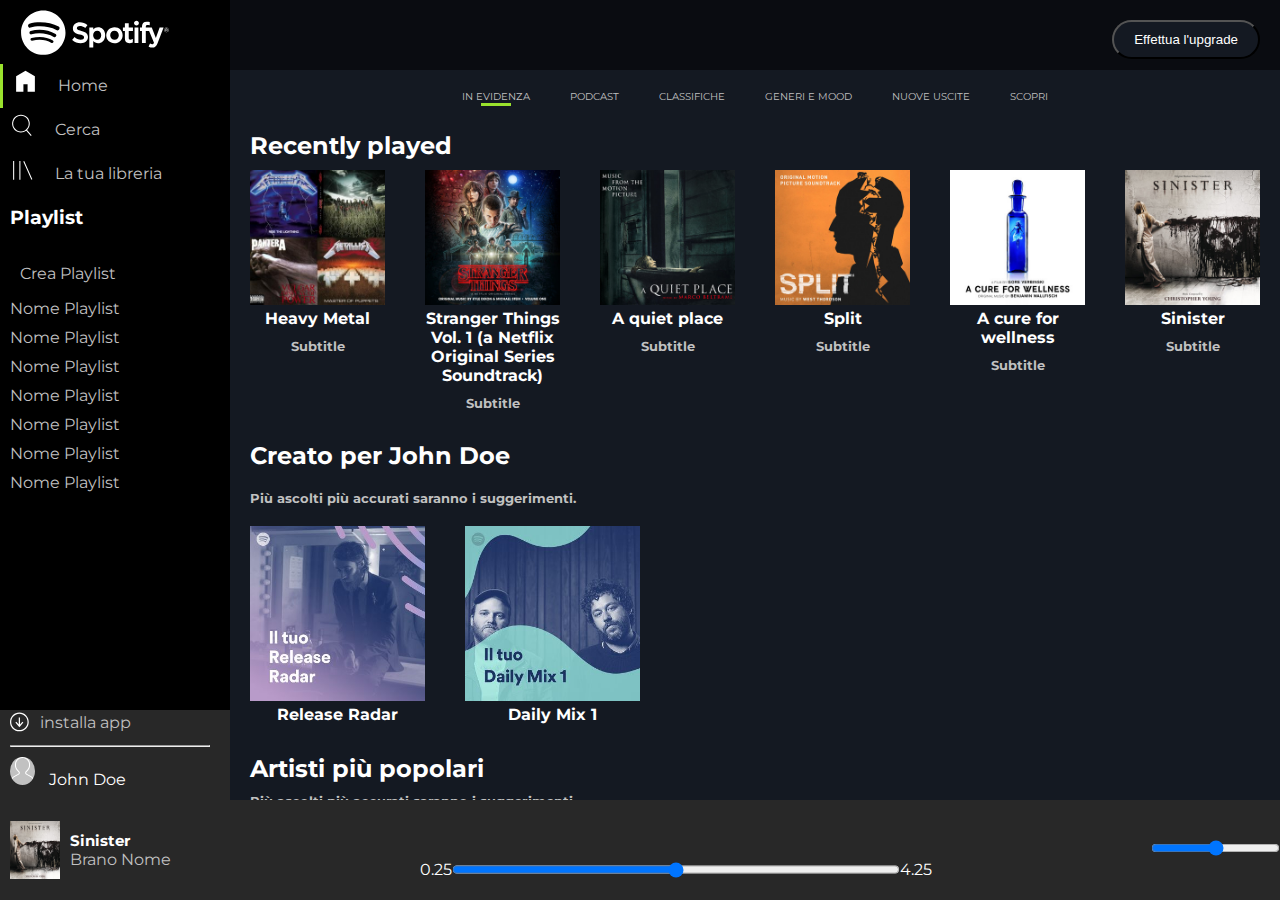
<file: index.html>
<!DOCTYPE html>
<html lang="en">
<head>
    <meta charset="UTF-8">
    <meta name="viewport" content="width=device-width, initial-scale=1.0">
    <link rel="preconnect" href="https://fonts.googleapis.com">
    <link rel="preconnect" href="https://fonts.gstatic.com" crossorigin>
    <link href="https://fonts.googleapis.com/css2?family=Montserrat:ital,wght@0,100..900;1,100..900&display=swap" rel="stylesheet">
    <link rel="stylesheet" href="https://cdnjs.cloudflare.com/ajax/libs/font-awesome/6.6.0/css/all.min.css" integrity="sha512-Kc323vGBEqzTmouAECnVceyQqyqdsSiqLQISBL29aUW4U/M7pSPA/gEUZQqv1cwx4OnYxTxve5UMg5GT6L4JJg==" crossorigin="anonymous" referrerpolicy="no-referrer" />
    <link rel="stylesheet" href="css/style.css">
    <title>Spotify web</title>
</head>
<body>
    <!--container principale-->
    <div class="container d-flex">
        <div class="container-small d-flex debug">
            <!--sidebar-->
            <div id="sidebar" class="debug">
                <div class="sidebar-top debug">
                    <div>
                        <img class="logo" src="spotify/img/logo.svg" alt="logo Spotify">
                        <img class="logo-small" src="spotify/img/logo-small.svg" alt="logo-small">
                    </div>
                    <div>
                        <ul>
                            <a href="#">
                                <li class="border-left">
                                    <img src="spotify/img/home.svg" alt="home">
                                </li>
                                <span>Home</span>
                            </a>
                            <a href="bonus.html">
                                <li>
                                    <img src="spotify/img/search.svg" alt="search">
                                </li>
                                <span>Cerca</span>
                            </a>
                            <a href="#">
                                <li>
                                    <img src="spotify/img/libreria.svg" alt="library">
                                </li>
                                <span>La tua libreria</span>
                            </a>
                        </ul>
                    </div>
                    <h3>Playlist</h3>
                    <div class="d-flex playlist">
                        <i class="fa-solid fa-square-plus"></i>
                        <span>Crea Playlist</span>
                    </div>
                    <div class="nome-playlist d-flex">
                        <ul>
                            <a href="#"><li>Nome Playlist</li></a>
                            <a href="#"><li>Nome Playlist</li></a>
                            <a href="#"><li>Nome Playlist</li></a>
                            <a href="#"><li>Nome Playlist</li></a>
                            <a href="#"><li>Nome Playlist</li></a>
                            <a href="#"><li>Nome Playlist</li></a>
                            <a href="#"><li>Nome Playlist</li></a>
                        </ul>
                    </div>    
                </div>
                <div class="sidebar-bottom debug">
                    <div class="download d-flex">
                        <img src="spotify/img/download.svg" alt="download">
                        <span>installa app</span>
                    </div>
                    <hr>
                    <div class="profile d">
                        <img src="spotify/img/profile.svg" alt="profile">
                        <span>John Doe</span>
                    </div>
                </div>
            </div>
            <!--main-->
            <main>
                <div class="header">
                    <a href="#"><button>Effettua l'upgrade</button></a>
                </div>
                <div class="app-content">
                    <ul class="d-flex">
                        <a href="#"><li class="active">In evidenza</li></a>
                        <a href="#"><li>Podcast</li></a>
                        <a href="#"><li>Classifiche</li></a>
                        <a href="#"><li>Generi e Mood</li></a>
                        <a href="#"><li>Nuove Uscite</li></a>
                        <a href="#"><li>Scopri</li></a>
                    </ul>
                    <!--section con le card-->
                    <section>
                        <h2>Recently played</h2>
                        <div class="container-cards d-flex"> 
                            <div class="cards d-flex">
                                <div class="image debug">
                                    <img src="spotify/img/metal_lifting.jpg" alt="metal_lifting">
                                    <div class="layover">
                                        <i class="fa-regular fa-circle-play"></i>
                                    </div> 
                                </div>
                                <div class="text debug">
                                    <h4>Heavy Metal</h4>
                                    <h5>Subtitle</h5>
                                </div>
                            </div>
                            
                            <div class="cards d-flex">
                                <div class="image debug">
                                    <img src="spotify/img/stranger.jpeg" alt="stranger-things">
                                    <div class="layover">
                                        <i class="fa-regular fa-circle-play"></i>
                                    </div>
                                </div>
                                <div class="text debug">
                                    <h4>Stranger Things Vol. 1 (a Netflix Original Series Soundtrack)</h4>
                                    <h5>Subtitle</h5>
                                </div>
                            </div>

                            <div class="cards d-flex">
                                <div class="image debug">
                                    <img src="spotify/img/aquietplace.jpeg" alt="a-quiet-place">
                                    <div class="layover">
                                        <i class="fa-regular fa-circle-play"></i>
                                    </div>
                                </div>
                                <div class="text debug">
                                    <h4>A quiet place</h4>
                                    <h5>Subtitle</h5>
                                </div>
                            </div>

                            <div class="cards d-flex">
                                <div class="image debug">
                                    <img src="spotify/img/split.jpeg" alt="split">
                                    <div class="layover">
                                        <i class="fa-regular fa-circle-play"></i>
                                    </div>
                                </div>
                                <div class="text debug">
                                    <h4>Split</h4>
                                    <h5>Subtitle</h5>
                                </div>
                            </div>

                            <div class="cards d-flex">
                                <div class="image debug">
                                    <img src="spotify/img/cure.jpeg" alt="cure">
                                    <div class="layover">
                                        <i class="fa-regular fa-circle-play"></i>
                                    </div>
                                </div>
                                <div class="text debug">
                                    <h4>A cure for wellness</h4>
                                    <h5>Subtitle</h5>
                                </div>
                            </div>

                            <div class="cards d-flex">
                                <div class="image debug">
                                    <img src="spotify/img/sinister.jpeg" alt="sinister">
                                    <div class="layover">
                                        <i class="fa-regular fa-circle-play"></i>
                                    </div>
                                </div>
                                <div class="text debug">
                                    <h4>Sinister</h4>
                                    <h5>Subtitle</h5>
                                </div>
                            </div>
                        </div>
                    </section>

                    <section class="snd-section">
                        <h2>Creato per John Doe</h2>
                        <h5>Più ascolti più accurati saranno i suggerimenti.</h5>
                        <div class="container-cards d-flex">
                            <div class="layover"></div>  
                            <div class="cards d-flex">
                                <div class="image debug">
                                    <img src="spotify/img/radar.jpeg" alt="release radar">
                                    <div class="layover">
                                        <i class="fa-regular fa-circle-play"></i>
                                    </div>
                                </div>
                                <div class="text debug">
                                    <h4>Release Radar</h4>
                                </div>
                            </div>
    
                            <div class="cards d-flex">
                                <div class="image debug">
                                    <img src="spotify/img/mixdaily.jpeg" alt="mixdaily">
                                    <div class="layover">
                                        <i class="fa-regular fa-circle-play"></i>
                                    </div>
                                </div>
                                <div class="text debug">
                                    <h4>Daily Mix 1</h4>
                                </div>
                            </div>
                        </div>
                    </section>

                    <!--section con le card circolari-->
                    <section>
                        <h2>Artisti più popolari</h2>
                        <h5>Più ascolti più accurati saranno i suggerimenti.</h5>
                        <div class="container-cards d-flex">
                            <div class="circle-cards d-flex">
                                <div class="circle-image">
                                    <img src="spotify/img/youg.jpeg" alt="youg">
                                    <div class="circle-layover">
                                        <i class="fa-regular fa-circle-play"></i>
                                    </div> 
                                </div>
                                <div class="text debug">
                                    <h4>Lana del Rey</h4>
                                </div>
                            </div>
    
                            <div class="circle-cards d-flex">
                                <div class="circle-image">
                                    <img src="spotify/img/einaudi.jpeg" alt="einaudi">
                                    <div class="circle-layover">
                                        <i class="fa-regular fa-circle-play"></i>
                                    </div> 
                                </div>
                                <div class="text debug">
                                    <h4>Ludovico Einaudi</h4>
                                </div>
                            </div>
                        </div>
                    </section>
                </div>
            </main>
        </div>
        
        <!--footer-->
        <footer class="d-flex">
            <div class="left d-flex debug">
                <div class="footer-image d-flex">
                    <img src="spotify/img/sinister.jpeg" alt="sinister">
                    <div class="brano-nome">
                        <h6>Sinister</h6>
                        <span>Brano Nome</span>
                    </div>
                </div>
                <div class="left-icons">
                    <i class="fa-regular fa-heart"></i>
                    <i class="fa-regular fa-folder"></i>
                </div>
                
            </div>
            <div class="middle debug">
                <div class="icons d-flex">
                    <ul class="d-flex">
                        <a href="#">
                            <li>
                                <i class="fa-solid fa-shuffle"></i>
                            </li>
                        </a>

                        <a href="#">
                            <li>
                                <i class="fa-solid fa-backward-step"></i>
                            </li>
                        </a>

                        <a href="#">
                            <li>
                                <i class="fa-regular fa-circle-play"></i>
                            </li>
                        </a>

                        <a href="#">
                            <li>
                                <i class="fa-solid fa-forward-step"></i>
                            </li>
                        </a>

                        <a href="#">
                            <li>
                                <i class="fa-solid fa-rotate-right"></i>
                            </li>
                        </a>
                    </ul>
                    
                </div>
                <div class="range d-flex">
                     <label for="volume">0.25</label>
                    <input type="range">
                    <label for="volume">4.25</label>
                </div>
            </div>
            <div class="right d-flex debug">
                <div class="right-icons d-flex">
                    <i class="fa-solid fa-list-ul"></i>
                    <i class="fa-solid fa-display"></i>
                    <i class="fa-solid fa-volume-high"></i>
                </div>
                <div>
                    <input type="range">
                </div>    
            </div>
        </footer>
    </div>
    
</body>
</html>
</file>
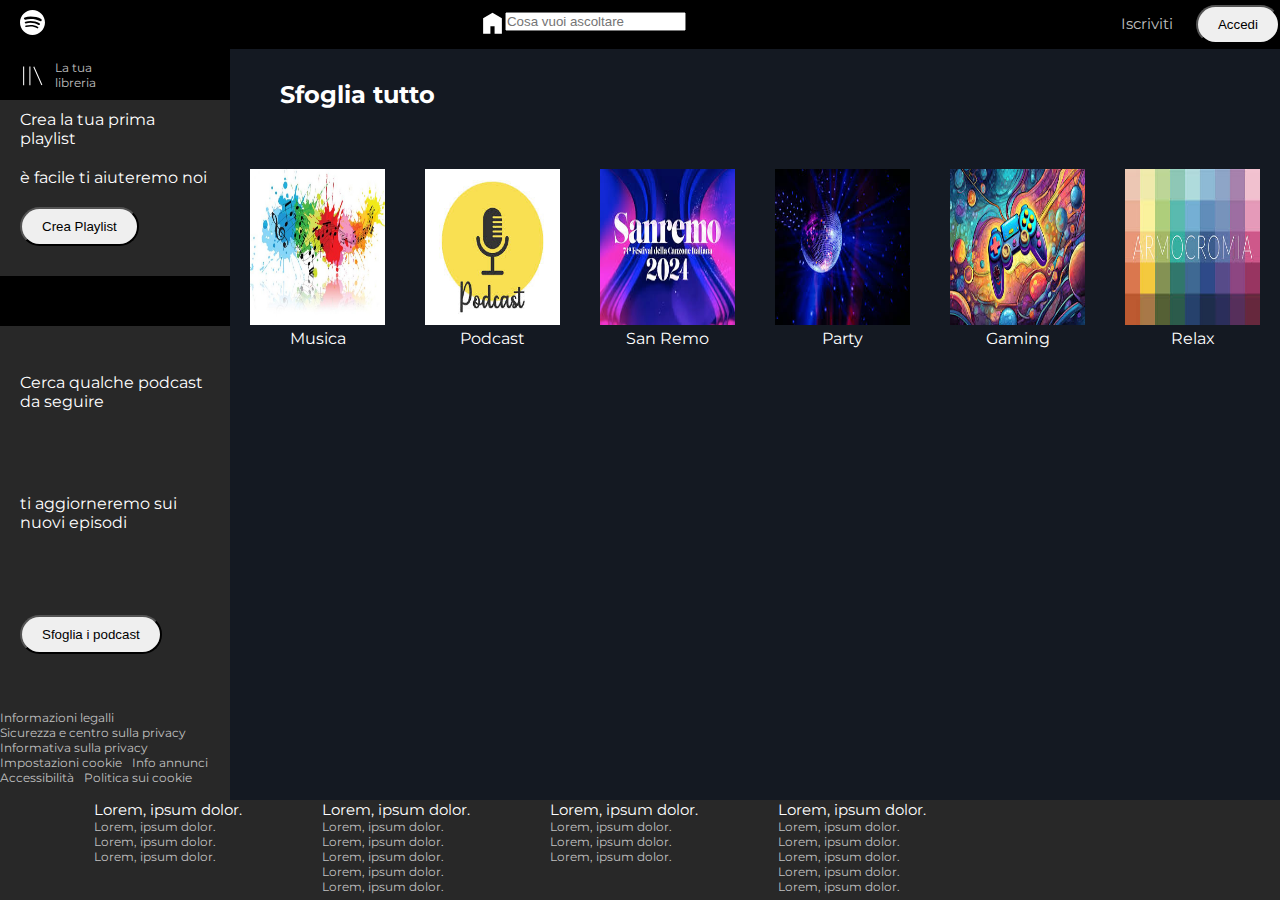
<file: bonus.html>
<!DOCTYPE html>
<html lang="en">
<head>
    <meta charset="UTF-8">
    <meta name="viewport" content="width=device-width, initial-scale=1.0">
    <link rel="preconnect" href="https://fonts.googleapis.com">
    <link rel="preconnect" href="https://fonts.gstatic.com" crossorigin>
    <link href="https://fonts.googleapis.com/css2?family=Montserrat:ital,wght@0,100..900;1,100..900&display=swap" rel="stylesheet">
    <link rel="stylesheet" href="https://cdnjs.cloudflare.com/ajax/libs/font-awesome/6.6.0/css/all.min.css" integrity="sha512-Kc323vGBEqzTmouAECnVceyQqyqdsSiqLQISBL29aUW4U/M7pSPA/gEUZQqv1cwx4OnYxTxve5UMg5GT6L4JJg==" crossorigin="anonymous" referrerpolicy="no-referrer" />
    <link rel="stylesheet" href="css/bonus.css">
    <title>Bonus html</title>
</head>
<body>
    <!--container principale-->
    <div class="container d-flex">
        <div class="container-small d-flex">
            <!--header-->
            <header class="debug d-flex ">
                <div class="logo-small debug">
                    <img src="spotify/img/logo-small.svg" alt="logo Spotify">
                </div>
                <div class="d-flex debug">
                    <a href="index.html">
                        <img class="home" src="spotify/img/home.svg" alt="home">
                    </a>
                    <div class="search-bar">
                        <input type="Cosa vuoi ascoltare" placeholder="Cosa vuoi ascoltare"> 
                    </div>
                </div>
                <div class="debug buttons">
                    <a href="#">
                        <span>Iscriviti</span>
                    </a>
                    <a href="#">
                        <button>Accedi</button>
                    </a>
                </div>
            </header>

            <!--sidebar-->
                <div id="sidebar" class="debug">
                    <div class="sidebar-top">
                        <div class="library">
                             <a class="d-flex" href="#">
                                 <img src="spotify/img/libreria.svg" alt="library">
                                <span>La tua libreria</span>
                             </a>
                        </div>
                        <div class="playlist">
                            <ul>
                                <li>Crea la tua prima playlist</li>
                                <li>è facile ti aiuteremo noi</li>
                                <li><button>Crea Playlist</button></li>
                            </ul>
                        </div>
                        <div class="podcast d-flex">
                            <ul>
                                <li>Cerca qualche podcast da seguire</li>
                                <li>ti aggiorneremo sui nuovi episodi</li>
                                <li>
                                    <button>Sfoglia i podcast</button>
                                </li>
                            </ul>
                        </div>
                    </div>
                    <div class="sidebar-bottom debug">
                        <ul class="d-flex">
                            <a href="#">
                                <li>Informazioni legalli</li>
                            </a>
                            <a href="#">
                                <li>Sicurezza e centro sulla privacy</li>
                            </a>
                            <a href="#">
                                <li>Informativa sulla privacy</li>
                            </a>
                            <a href="#">
                                <li>Impostazioni cookie</li>
                            </a>
                            <a href="#">
                                <li>Info annunci</li>
                            </a>
                            <a href="#">
                                <li>Accessibilità</li>
                            </a>
                            <a href="#">
                                <li>Politica sui cookie</li>
                            </a>
                        </ul>
                    </div>
                </div>

                <!--main-->
                <main class="debug">
                    <h2>Sfoglia tutto</h2>
                    <!--section con le card-->
                    <section>
                        <div class="container-cards d-flex"> 
                            <div class="cards d-flex">
                                <div class="image debug">
                                    <img src="spotify/img/musica.jpg" alt="musica"> 
                                    <div class="text">Musica</div>
                                </div>
                            </div>
    
                            <div class="cards d-flex">
                                <div class="image debug">
                                    <img src="spotify/img/download.jfif" alt="podcast">
                                    <div class="text">Podcast</div>
                                </div>
                            </div>
    
                            <div class="cards d-flex">
                                <div class="image debug">
                                    <img src="spotify/img/sanremo.jfif" alt="San remo">
                                    <div class="text">San Remo</div>
                                </div>
                            </div>
    
                            <div class="cards d-flex">
                                <div class="image debug">
                                    <img src="spotify/img/strobosfera.jfif" alt="strobosfera">
                                    <div class="text">Party</div>
                                </div>
                            </div>
    
                            <div class="cards d-flex">
                                <div class="image debug">
                                    <img src="spotify/img/gaming.jfif" alt="gaming">
                                    <div class="text">Gaming</div>
                                </div>
                            </div>
    
                            <div class="cards d-flex">
                                <div class="image debug">
                                    <img src="spotify/img/colori.jfif" alt="colori">
                                    <div class="text">Relax</div>
                                </div>
                            </div>
                        </div>
                    </section>
                </main>
        </div>

        <!--footer-->
        <footer class="debug d-flex">
            <div>
                <ul class="d-flex">
                    <a href="#">
                        <li>Lorem, ipsum dolor.</li>
                        <li>Lorem, ipsum dolor.</li>
                        <li>Lorem, ipsum dolor.</li>
                        <li>Lorem, ipsum dolor.</li>
                    </a>
                    <a href="#">
                        <li>Lorem, ipsum dolor.</li>
                        <li>Lorem, ipsum dolor.</li>
                        <li>Lorem, ipsum dolor.</li>
                        <li>Lorem, ipsum dolor.</li>
                        <li>Lorem, ipsum dolor.</li>
                        <li> Lorem, ipsum dolor.</li>
                    </a>
                    <a href="#">
                        <li>Lorem, ipsum dolor.</li>
                        <li>Lorem, ipsum dolor.</li>
                        <li>Lorem, ipsum dolor.</li>
                        <li>Lorem, ipsum dolor.</li>
                    </a>
                    <a href="#">
                        <li>Lorem, ipsum dolor.</li>
                        <li>Lorem, ipsum dolor.</li>
                        <li>Lorem, ipsum dolor.</li>
                        <li>Lorem, ipsum dolor.</li>
                        <li>Lorem, ipsum dolor.</li>
                        <li>Lorem, ipsum dolor.</li>
                    </a>
                    <a class="icons" href="#">
                        <i class="fa-brands fa-square-instagram"></i>
                        <i class="fa-brands fa-square-twitter"></i>
                        <i class="fa-brands fa-facebook"></i>
                    </a>
                </ul>
            </div>
        </footer>
    </div>
</body>
</html>
</file>
<file: css/style.css>
/*generaals*/
*{
    margin: 0;
    padding: 0;
    box-sizing: border-box;
}

:root {
    --color-dark: #141922;
    --color-darkgrey: #282828;
    --color-light: #ffffff;
    --color-black: #000000;
    --color-lightgrey: #c1c1c1;
    --color-highlight: #9ae22d;
    --color-redcolor: #ca1717;
  }

body{
    color: var(--color-light);
    font-family: "Montserrat", sans-serif;
    font-optical-sizing: auto;
    font-weight: weight;
    font-style: normal;
}

.d-flex{
    display: flex;
}

ul{
    list-style: none;
}

a{
    text-decoration: none;
}

/*container*/
.container{
    height: 100vh;
    background-color: var(--color-black);
    flex-direction: column;
    overflow: hidden;
}

.container-small{
    background-color: var(--color-dark);
    flex: 1 1 auto;
    overflow-y: auto;
    min-height: 0;
}

/*sidebar*/
#sidebar{
    flex: 0 0 230px;
    background-color: var(--color-black);
    min-height: 400px;
    overflow: hidden;
}

.sidebar-top{
    height: calc(100% - 90px);
    display: flex;
    flex-direction: column;
}

.logo{
    width: 150px;
    margin: 10px 20px 5px;
}

.logo-small{
    display: none;
}

.sidebar-top ul li img{
    width: 25px;
    margin: 5px 20px 10px 10px;
}

.sidebar-top ul a{
    display: flex;
    align-items: center;
    color: var(--color-lightgrey);
}

.sidebar-top ul li:hover{
    color: var(--color-light);
    border-left: 3px solid var(--color-highlight);
}

.border-left{
    display: block;
    border-left: 3px solid var(--color-highlight);
}

h3{
    padding: 10px;
    margin-bottom: 15px;
}

.playlist{
    align-items: center;
    min-height: 0;
}

.fa-square-plus{
    padding: 20px 10px;
    font-size: 50px;
}

.nome-playlist{
    flex: 1 1 auto;
    min-height: 0;
}

.nome-playlist ul{
    flex: 1 1 auto;
    overflow-y: auto;
}

.nome-playlist ul li{
    padding: 5px 10px;
}

.sidebar-bottom{
    height: 90px;
    z-index: 1000;
    background-color: var(--color-darkgrey);
    position: relative;
}

.download{
    align-items: center;
}

.download img{
    width: 25px;
    margin-left: 5px;
    margin-right: 10px; 
}

span{
    color: var(--color-lightgrey);
}

span:hover{
    cursor: pointer;
    color: var(--color-light);
}

hr{
    width: 200px;
    margin: 10px 50px 10px 10px;
}

.profile{
    align-items: center;
}

.profile img{
    width: 25px;
    margin-left: 10px;
    margin-right: 10px;
    background-color: var(--color-lightgrey);
    border-radius: 50%;
}

.profile span{
    color: var(--color-light);
}

/*main*/
main{
    flex: 1 1 auto;
    overflow-y: auto;
    background-color: var(--color-dark);
}

.app-content ul{
    justify-content: center
}

.app-content ul li{
    color: var(--color-lightgrey);
    text-transform: uppercase;
    padding: 20px 20px 5px;
    font-size: 10px;
}

.app-content ul li::after{
    content: "";
    height: 3px;
    width: 30px;
    display: block;
    margin: 0 auto;
}

.app-content ul li:hover::after{
    background-color: var(--color-highlight);
}

.active::after{
    display: block;
    background-color: var(--color-highlight);
}

.app-content ul li:hover{
    color: var(--color-light);
}

.header{
    height: 70px;
    position: fixed;
    top: 0;
    left: 230px;
    right: 0;
    z-index: 1000;
    background-color: rgba(0, 0, 0, 0.5);
}

.header a{
    display: flex;
    justify-content: flex-end;
    padding: 20px;
}

.header button{
    margin-left: auto;
    border-radius: 50px;
    padding: 10px 20px;
    background-color: var(--color-dark);
    color: var(--color-light);
}

button:hover{
    cursor: pointer;
    border: 1px solid var(--color-light);
    transform: scale(1.2,1.5);
    transition: 1s;
}

.app-content{
    margin-top: 70px;
}

h2{
    padding: 20px 20px 0;
}

/*cards*/
.cards{
    width: calc(100% / 6);
    margin: 10px 20px;
    flex-direction: column;
}

.cards:hover .layover{
    opacity: 1;
}

.image{
    width: 100%;
    position: relative;
    height: auto;
    overflow: hidden;
}

.image:hover{
    cursor: pointer;
}

.image .layover{
    position: absolute;
    top: 0;
    left: 0;
    width: 100%;
    height: 100%;
    background-color: rgba(0, 0, 0, 0.5);
    display: flex;
    justify-content: center;
    align-items: center;
    opacity: 0;
    transition: opacity 0.5s;
}

.fa-circle-play{
    width: 50px;
    height: 50px;
    font-size: 50px;
}

.fa-circle-play:hover{
    color: var(--color-light);
}

.image img{
    width: 100%;
}

.text{
    text-align: center;
}

h5{
    color: var(--color-lightgrey);
}

.snd-section h2, h5{
    padding: 10px 20px;
}

/*card circolari*/
.circle-cards{
    width: calc(100% / 6);
    margin: 10px 20px;
    flex-direction: column;
}

.circle-cards:hover .circle-layover{
    opacity: 1;
}

.circle-image{
    border-radius: 50%;
    position: relative;
    cursor: pointer;
    opacity: 1;
    height: auto;
    overflow: hidden;
}

.circle-image img{
    width: 100%;
    border-radius: 50%;
}

.circle-layover{
    position: absolute;
    top: 0;
    left: 0;
    width: 100%;
    height: 100%;
    background-color: rgba(0, 0, 0, 0.5);
    display: flex;
    justify-content: center;
    align-items: center;
    opacity: 0;
    transition: opacity 0.5s;
}

/*footer*/
footer{
    background-color: var(--color-darkgrey);
    flex: 0 0 100px;
    position: relative;
    z-index: 5000;
}

.left{
    flex-grow: 1;
    align-items: center;
}

.footer-image{
    width: 200px;
    margin: 10px;
}

.footer-image img{
    width: 25%;
}

h6{
    font-size: 15px;
}

.brano-nome{
    padding: 10px;
}

.fa-heart{
    color: var(--color-lightgrey);
    padding: 10px;
}

.fa-heart:hover{
    color: var(--color-light);
    cursor: pointer;
}

.fa-folder{
    color: var(--color-lightgrey);
    padding: 10px;
}

.fa-folder:hover{
    color: var(--color-light);
    cursor: pointer;
}

.middle{
    flex-grow: 2;
    height: 100%;
}

.icons{
    justify-content: center;
    align-items: center;
    position: relative;
    font-size: 20px;
    cursor: pointer;
    height: 60%;
    padding-top: 20px;
}

.icons ul li{
    padding: 5px;
    color: var(--color-light);
}

.icons i:hover{
    font-size: 30px;
    transition: 1s;
}

.icons .fa-circle-play{
    font-size: 25px;
    padding-left: 10px;
}

.icons .fa-circle-play:hover{
    font-size: 35px;
    transition: 1s;
}

.range{
    justify-content: space-around;
}

.range input{
    flex-grow: 1;
}

.range input:hover{
    accent-color: var(--color-highlight);
    cursor: pointer;
}

.right{
    flex-grow: 1;
    align-items: center;
    justify-content: flex-end
}

.right i{
    padding: 10px;
    color: var(--color-lightgrey);
}

.right i:hover{
    cursor: pointer;
    color: var(--color-light);
}

.right input:hover{
    accent-color: var(--color-highlight);
    cursor: pointer;
}

/*media query*/

@media screen and (max-width: 1100px) {
    .app-content ul{
        flex-wrap: wrap;
    }

    .container-cards{
        flex-wrap: wrap;
    }

    .cards{
        width: calc(100% / 4);
        margin: 0;
    }

    .circle-cards{
        width: calc(100% / 4);
    }

}

@media screen and (max-width: 768px) {
    .cards{
        width: calc(100% / 3);
        margin: 0;
    }

    .circle-cards{
        width: calc(100% / 3);
    }

    .left-icons{
        display: flex;
        flex-direction: column;
    }

    .right-icons{
        flex-direction: column;
    }
}

@media screen and (max-width: 576px) {
    .cards{
        width: calc(100% / 2);
        margin: 0;
    }

    .circle-cards{
        width: calc(100% / 2);
        margin: 0;
    }

    .left-icons{
        display: none;
    }

    .right i{
        display: none;
    }

    .right-icons{
       display: none;
    }
}

@media screen and (max-width: 480px) {
    .cards{
        width: calc(100% / 1);
        margin: 0;
    }

    .circle-cards{
        width: calc(100% / 1);
        margin: 0;
    }

    .header{
        left: 50px;
    }

    #sidebar{
        max-width: 50px;
    }

    .logo{
        display: none;
    }

    .logo-small{
        display: block;
        width: 25px;
        margin: 15px 20px 10px 10px;
    }

    .sidebar-top ul span{
        display: none;
    }

    .sidebar-top ul li img{
        display: block;
    }

    h3{
        display: none;
    }

    .playlist{
        display: none;
    }

    .nome-playlist{
        display: none;
    }

    .sidebar-bottom{
        display: none;
    }

    .left{
        display: none;
    }

    .right{
        display: none;
    }
}
</file>
<file: css/bonus.css>
/*generals*/
*{
    margin: 0;
    padding: 0;
    box-sizing: border-box;
}

:root {
    --color-dark: #141922;
    --color-darkgrey: #282828;
    --color-light: #ffffff;
    --color-black: #000000;
    --color-lightgrey: #c1c1c1;
    --color-highlight: #9ae22d;
    --color-redcolor: #ca1717;
  }

body{
    color: var(--color-light);
    font-family: "Montserrat", sans-serif;
    font-optical-sizing: auto;
    font-weight: weight;
    font-style: normal;
}

.d-flex{
    display: flex;
}

/*container*/
.container{
    height: 100vh;
    background-color: var(--color-black);
    flex-direction: column;
    overflow: hidden;
}

header{
    align-items: center;
    justify-content: space-between;
    position: fixed;
    width: 100%;
    background-color: var(--color-black);
}

.container-small{
    background-color: var(--color-dark);
    flex: 1 1 auto;
    overflow-y: auto;
    min-height: 0;
}

/*sidebar*/
#sidebar{
    flex: 0 0 230px;
    background-color: var(--color-black);
    min-height: 200px;
    overflow: hidden;
}

.sidebar-top{
    height: calc(100% - 90px);
    display: flex;
    flex-direction: column;
}

.sidebar-top ul{
    display: flex;
    align-items: center;
}

.library{
    width: 25px;
    margin: 60px 20px 10px;
}

.library span{
    padding-left: 10px;
    color: var(--color-lightgrey);
}

.library span:hover{
    cursor: pointer;
    color: var(--color-light);
}

.playlist{
    background-color: var(--color-darkgrey);
    padding: 10px;
    min-height: 0px;
}

.playlist li{
    padding-bottom: 20px;
    padding-left: 10px;
}

.podcast{
    background-color: var(--color-darkgrey);
    padding: 10px;
    margin-top: 50px;
    flex: 1 1 auto;
    min-height: 0px;
}

.podcast ul{
    flex: 1 1 auto;
    overflow-y: auto;
}

.podcast li{
    padding-bottom: 10px;
    padding-left: 10px;
}

.sidebar-bottom{
    height: 90px;
    z-index: 1000;
    background-color: var(--color-darkgrey);
    position: relative;
}

.sidebar-bottom ul a:hover{
    color: var(--color-light);
}

ul{
    flex-wrap: wrap;
    list-style: none;
}

li{
    padding-right: 10px;
}

/*header*/
.logo-small{
    display: block;
    width: 25px;
    margin: 10px 20px;
}

.home{
    width: 25px;
}

a{
    text-decoration: none;
    color: var(--color-lightgrey);
    font-size: 12px;
}

.buttons span{
    color: var(--color-lightgrey);
    padding: 10px 20px;
    font-size: 15px;
}

.buttons span:hover{
    color: var(--color-light);
}

button{
    padding: 10px 20px;
    border-radius: 50px;
}

button:hover{
    cursor: pointer;
    transform: scale(1.2, 1.2);
    transition: 1s;
}

/*main*/
main{
    flex: 1 1 auto;
    overflow-y: auto;
    background-color: var(--color-dark);
}

h2{
    padding: 50px;
    margin-top: 30px;
}

.cards{
    width: calc(100% / 6);
    margin: 10px 20px;
}


.image{
    width: 100%;
}

.image img{
    width: 100%;
    height: 100%;
}

.text{
    text-align: center;
}

/*footer*/
footer{
    background-color: var(--color-darkgrey);
    flex: 0 0 100px;
    position: relative;
    z-index: 5000;
    justify-content: center;
}

footer ul a li:first-child{
    color: var(--color-light);
    font-size: 15px;
}

footer ul a li{
    padding: 0 40px;
}

footer ul a li:hover{
    color: var(--color-light);
}

.icons{
    color: var(--color-light);
    font-size: 20px;
    padding-left: 200px;
}

.icons i{
    padding: 10px;
}

/*media query*/
@media screen and (max-width: 1100px) {
    .container-cards{
        flex-wrap: wrap;
    }

    .cards{
        width: calc(100% / 4);
        margin: 20px 0;
    }

}

@media screen and (max-width: 768px) {
    .cards{
        width: calc(100% / 3);
        margin: 20px 0;
    }
}

@media screen and (max-width: 576px) {
    .cards{
        width: calc(100% / 2);
        margin: 20px 0;
    }

    .playlist{
        display: none;
    }

    .podcast{
        display: none;
    }
}

@media screen and (max-width: 480px) {
    .cards{
        width: calc(100% / 1);
        margin: 20px 0;
    }

    #sidebar{
        max-width: 50px;
    }

    .library span{
        display: none;
    }

    .sidebar-bottom{
        display: none;
    }
}
</file>
